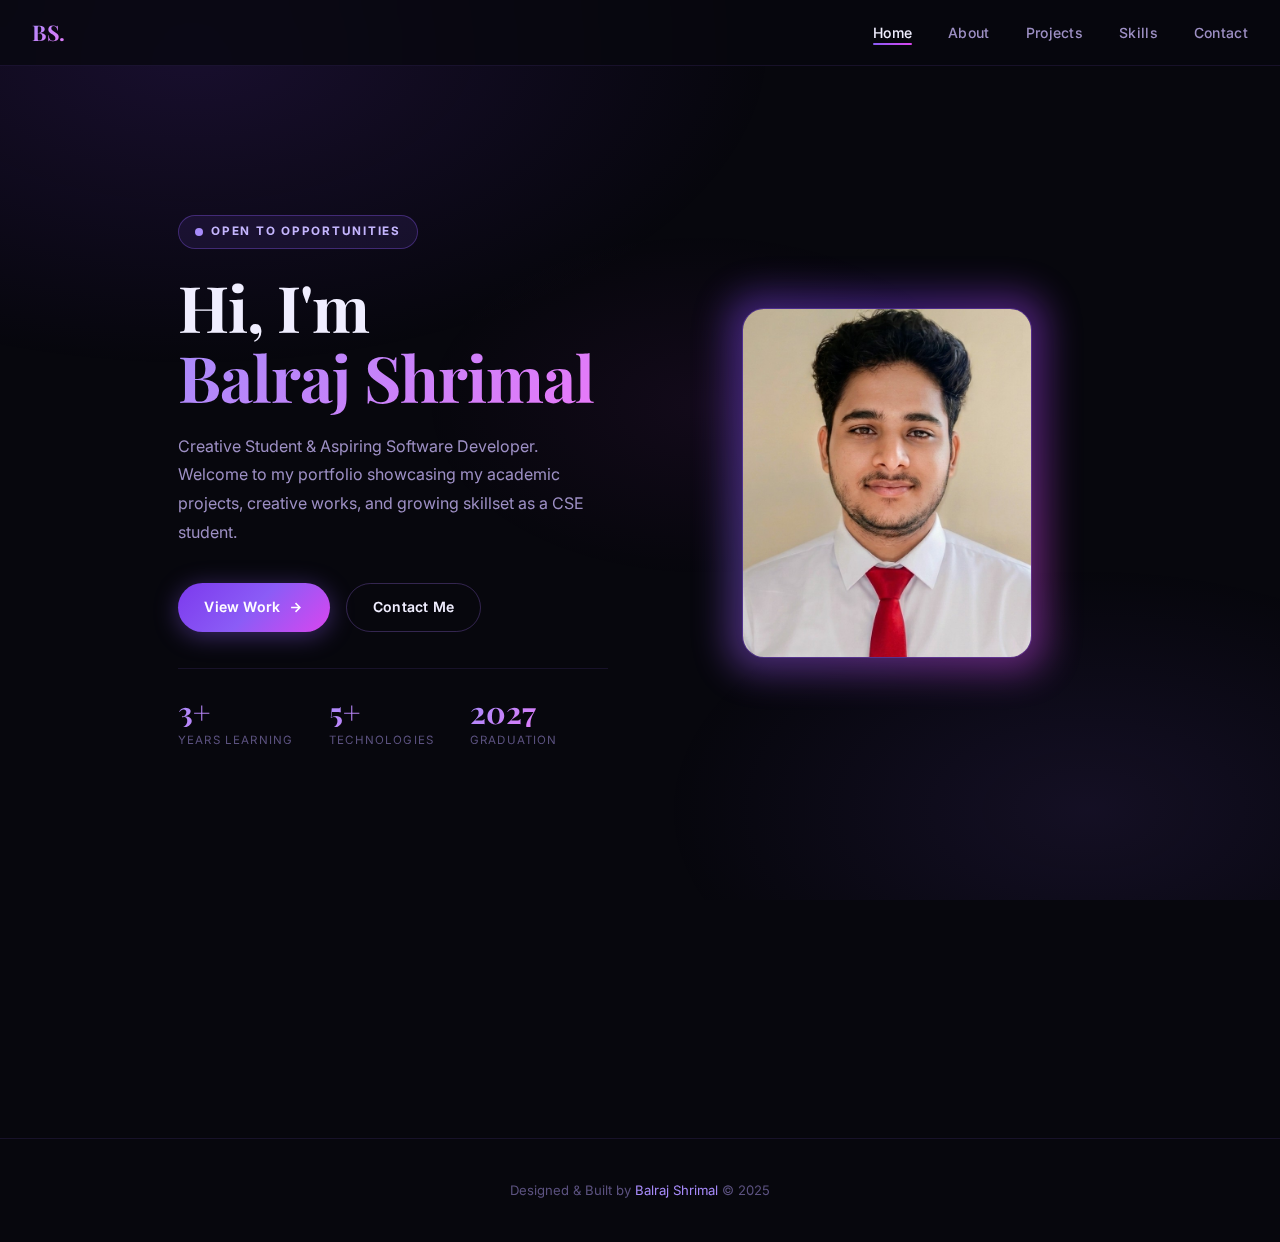
<file: index.html>
<!DOCTYPE html>
<html lang="en">
<head>
  <meta charset="UTF-8" />
  <meta name="viewport" content="width=device-width, initial-scale=1.0" />
  <meta name="description" content="Balraj Shrimal — CSE Student & Aspiring Software Developer Portfolio." />
  <title>Balraj Shrimal — Portfolio</title>
  <link rel="stylesheet" href="style.css" />
</head>
<body>

  <nav id="navbar">
    <a href="index.html" class="nav-logo">BS<span style="color:var(--pink)">.</span></a>
    <ul class="nav-links">
      <li><a href="index.html"     class="nav-link active">Home</a></li>
      <li><a href="about.html"    class="nav-link">About</a></li>
      <li><a href="projects.html" class="nav-link">Projects</a></li>
      <li><a href="skills.html"   class="nav-link">Skills</a></li>
      <li><a href="contact.html"  class="nav-link">Contact</a></li>
    </ul>
    <button class="nav-toggle" id="navToggle" aria-label="Toggle menu">
      <svg width="20" height="20" viewBox="0 0 24 24" fill="none" stroke="currentColor" stroke-width="2"><path d="M4 6h16M4 12h16M4 18h16"/></svg>
    </button>
  </nav>
  <div class="nav-mobile" id="navMobile">
    <a href="index.html"     class="nav-link active">Home</a>
    <a href="about.html"    class="nav-link">About</a>
    <a href="projects.html" class="nav-link">Projects</a>
    <a href="skills.html"   class="nav-link">Skills</a>
    <a href="contact.html"  class="nav-link">Contact</a>
  </div>

  <div class="page-wrapper">
    <section class="section hero">
      <div class="container">
        <div class="hero-content">

          <!-- LEFT -->
          <div class="fade-in">
            <div class="hero-badge">
              <svg width="8" height="8"><circle cx="4" cy="4" r="4" fill="var(--purple-l)"/></svg>
              Open to Opportunities
            </div>

            <h1 class="hero-title">
              Hi, I'm<br/><span class="grad-text">Balraj Shrimal</span>
            </h1>

            <p class="hero-subtitle">
              Creative Student &amp; Aspiring Software Developer. Welcome to my portfolio showcasing
              my academic projects, creative works, and growing skillset as a CSE student.
            </p>

            <div class="hero-cta">
              <a href="projects.html" class="btn btn-primary">
                View Work
                <svg width="15" height="15" viewBox="0 0 24 24" fill="none" stroke="currentColor" stroke-width="2.5"><path d="M5 12h14M12 5l7 7-7 7"/></svg>
              </a>
              <a href="contact.html" class="btn btn-outline">Contact Me</a>
            </div>

            <div class="hero-stats">
              <div>
                <div class="stat-number">3+</div>
                <div class="stat-label">Years Learning</div>
              </div>
              <div>
                <div class="stat-number">5+</div>
                <div class="stat-label">Technologies</div>
              </div>
              <div>
                <div class="stat-number">2027</div>
                <div class="stat-label">Graduation</div>
              </div>
            </div>
          </div>

          <!-- RIGHT -->
          <div class="hero-image-wrap fade-in" style="transition-delay:0.15s">
            <div class="hero-image-ring floating">
              <img src="pp.jpg" alt="Balraj Shrimal" />
            </div>
          </div>

        </div>
      </div>
    </section>

    <!-- Quick highlights -->
    <section class="section" style="padding-top:0">
      <div class="container">
        <div style="display:grid;grid-template-columns:repeat(auto-fit,minmax(230px,1fr));gap:1.2rem;">
          <div class="glass-card fade-in" style="padding:1.6rem;display:flex;align-items:center;gap:1rem;">
            <div style="font-size:1.75rem">💡</div>
            <div>
              <div style="font-weight:700;font-size:0.93rem;margin-bottom:3px;">Problem Solver</div>
              <div style="font-size:0.8rem;color:var(--text-muted);">DSA &amp; Logic Building</div>
            </div>
          </div>
          <div class="glass-card fade-in" style="padding:1.6rem;display:flex;align-items:center;gap:1rem;transition-delay:0.1s">
            <div style="font-size:1.75rem">🛠️</div>
            <div>
              <div style="font-weight:700;font-size:0.93rem;margin-bottom:3px;">Developer</div>
              <div style="font-size:0.8rem;color:var(--text-muted);">HTML, CSS, JS, Java</div>
            </div>
          </div>
          <div class="glass-card fade-in" style="padding:1.6rem;display:flex;align-items:center;gap:1rem;transition-delay:0.2s">
            <div style="font-size:1.75rem">🎓</div>
            <div>
              <div style="font-weight:700;font-size:0.93rem;margin-bottom:3px;">CSE Student</div>
              <div style="font-size:0.8rem;color:var(--text-muted);">N.K. Orchid College, Solapur</div>
            </div>
          </div>
          <div class="glass-card fade-in" style="padding:1.6rem;display:flex;align-items:center;gap:1rem;transition-delay:0.3s">
            <div style="font-size:1.75rem">📈</div>
            <div>
              <div style="font-weight:700;font-size:0.93rem;margin-bottom:3px;">Active on LeetCode</div>
              <div style="font-size:0.8rem;color:var(--text-muted);">Consistent daily practice</div>
            </div>
          </div>
        </div>
      </div>
    </section>

    <footer>
      <p>Designed &amp; Built by <span>Balraj Shrimal</span> &copy; 2025</p>
    </footer>
  </div>

  <button id="scrollTop" aria-label="Scroll to top">
    <svg width="18" height="18" viewBox="0 0 24 24" fill="none" stroke="currentColor" stroke-width="2.5"><path d="M12 19V5M5 12l7-7 7 7"/></svg>
  </button>

  <script>
    document.getElementById('navToggle').addEventListener('click', () =>
      document.getElementById('navMobile').classList.toggle('open'));

    const topBtn = document.getElementById('scrollTop');
    window.addEventListener('scroll', () => topBtn.classList.toggle('show', window.scrollY > 300));
    topBtn.addEventListener('click', () => window.scrollTo({ top:0, behavior:'smooth' }));

    const obs = new IntersectionObserver(es => es.forEach(e => { if(e.isIntersecting) e.target.classList.add('visible'); }), { threshold:0.12 });
    document.querySelectorAll('.fade-in').forEach(el => obs.observe(el));
  </script>
</body>
</html>
</file>
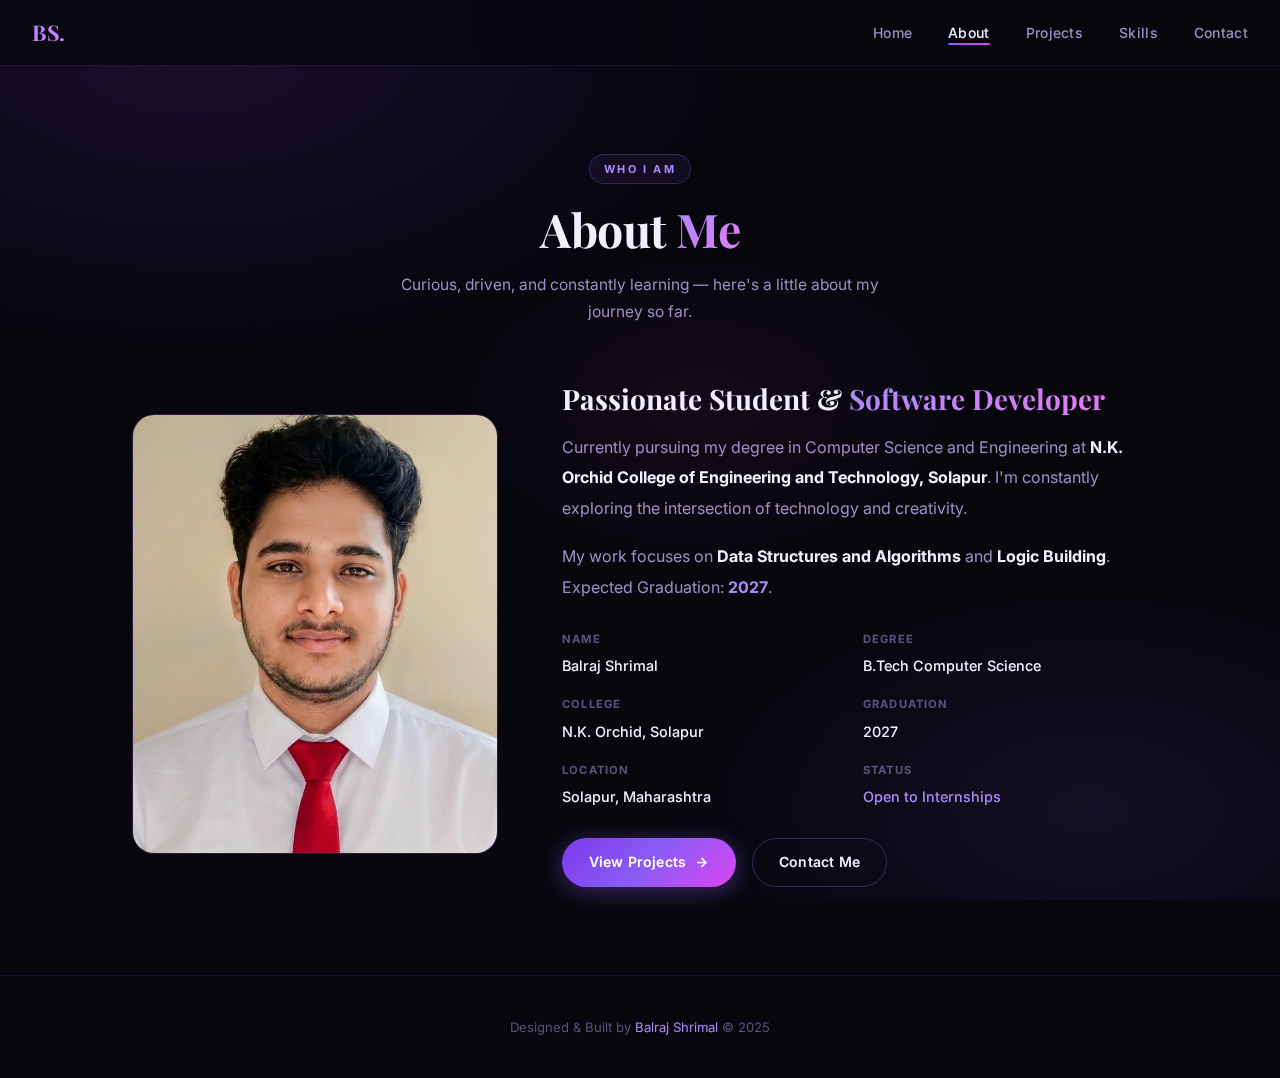
<file: about.html>
<!DOCTYPE html>
<html lang="en">
<head>
  <meta charset="UTF-8" />
  <meta name="viewport" content="width=device-width, initial-scale=1.0" />
  <meta name="description" content="About Balraj Shrimal — CSE student at N.K. Orchid College, Solapur." />
  <title>About — Balraj Shrimal</title>
  <link rel="stylesheet" href="style.css" />
</head>
<body>

  <nav id="navbar">
    <a href="index.html" class="nav-logo">BS<span style="color:var(--pink)">.</span></a>
    <ul class="nav-links">
      <li><a href="index.html"     class="nav-link">Home</a></li>
      <li><a href="about.html"    class="nav-link active">About</a></li>
      <li><a href="projects.html" class="nav-link">Projects</a></li>
      <li><a href="skills.html"   class="nav-link">Skills</a></li>
      <li><a href="contact.html"  class="nav-link">Contact</a></li>
    </ul>
    <button class="nav-toggle" id="navToggle" aria-label="Toggle menu">
      <svg width="20" height="20" viewBox="0 0 24 24" fill="none" stroke="currentColor" stroke-width="2"><path d="M4 6h16M4 12h16M4 18h16"/></svg>
    </button>
  </nav>
  <div class="nav-mobile" id="navMobile">
    <a href="index.html"     class="nav-link">Home</a>
    <a href="about.html"    class="nav-link active">About</a>
    <a href="projects.html" class="nav-link">Projects</a>
    <a href="skills.html"   class="nav-link">Skills</a>
    <a href="contact.html"  class="nav-link">Contact</a>
  </div>

  <div class="page-wrapper">
    <section class="section">
      <div class="container">

        <!-- Page header -->
        <div style="text-align:center;margin-bottom:3.5rem;" class="fade-in">
          <div class="section-label">Who I Am</div>
          <h1 class="section-title">About <span class="grad-text">Me</span></h1>
          <p class="section-subtitle" style="margin:0 auto;">
            Curious, driven, and constantly learning — here's a little about my journey so far.
          </p>
        </div>

        <!-- About grid -->
        <div class="about-grid fade-in">

          <!-- Image -->
          <div class="about-img-wrap">
            <img src="pp.jpg" alt="Balraj Shrimal" />
          
          </div>

          <!-- Text -->
          <div class="about-info">
            <h2 style="font-family:'Playfair Display',serif;font-size:1.75rem;font-weight:700;margin-bottom:1rem;line-height:1.25;">
              Passionate Student &amp; <span class="grad-text">Software Developer</span>
            </h2>

            <p>
              Currently pursuing my degree in Computer Science and Engineering at
              <strong style="color:var(--text)">N.K. Orchid College of Engineering and Technology, Solapur</strong>.
              I'm constantly exploring the intersection of technology and creativity.
            </p>
            <p>
              My work focuses on <strong style="color:var(--text)">Data Structures and Algorithms</strong> and
              <strong style="color:var(--text)">Logic Building</strong>. Expected Graduation: <strong style="color:var(--purple-l)">2027</strong>.
            </p>

            <div class="info-grid">
              <div class="info-item">
                <label>Name</label>
                <span>Balraj Shrimal</span>
              </div>
              <div class="info-item">
                <label>Degree</label>
                <span>B.Tech Computer Science</span>
              </div>
              <div class="info-item">
                <label>College</label>
                <span>N.K. Orchid, Solapur</span>
              </div>
              <div class="info-item">
                <label>Graduation</label>
                <span>2027</span>
              </div>
              <div class="info-item">
                <label>Location</label>
                <span>Solapur, Maharashtra</span>
              </div>
              <div class="info-item">
                <label>Status</label>
                <span style="color:var(--purple-l)">Open to Internships</span>
              </div>
            </div>

            <div style="display:flex;gap:1rem;flex-wrap:wrap;">
              <a href="projects.html" class="btn btn-primary">
                View Projects
                <svg width="15" height="15" viewBox="0 0 24 24" fill="none" stroke="currentColor" stroke-width="2.5"><path d="M5 12h14M12 5l7 7-7 7"/></svg>
              </a>
              <a href="contact.html" class="btn btn-outline">Contact Me</a>
            </div>
          </div>
        </div>

      </div>
    </section>

    <footer>
      <p>Designed &amp; Built by <span>Balraj Shrimal</span> &copy; 2025</p>
    </footer>
  </div>

  <button id="scrollTop" aria-label="Scroll to top">
    <svg width="18" height="18" viewBox="0 0 24 24" fill="none" stroke="currentColor" stroke-width="2.5"><path d="M12 19V5M5 12l7-7 7 7"/></svg>
  </button>

  <script>
    document.getElementById('navToggle').addEventListener('click', () =>
      document.getElementById('navMobile').classList.toggle('open'));

    const topBtn = document.getElementById('scrollTop');
    window.addEventListener('scroll', () => topBtn.classList.toggle('show', window.scrollY > 300));
    topBtn.addEventListener('click', () => window.scrollTo({ top:0, behavior:'smooth' }));

    const obs = new IntersectionObserver(es => es.forEach(e => { if(e.isIntersecting) e.target.classList.add('visible'); }), { threshold:0.1 });
    document.querySelectorAll('.fade-in').forEach(el => obs.observe(el));
  </script>
</body>
</html>
</file>
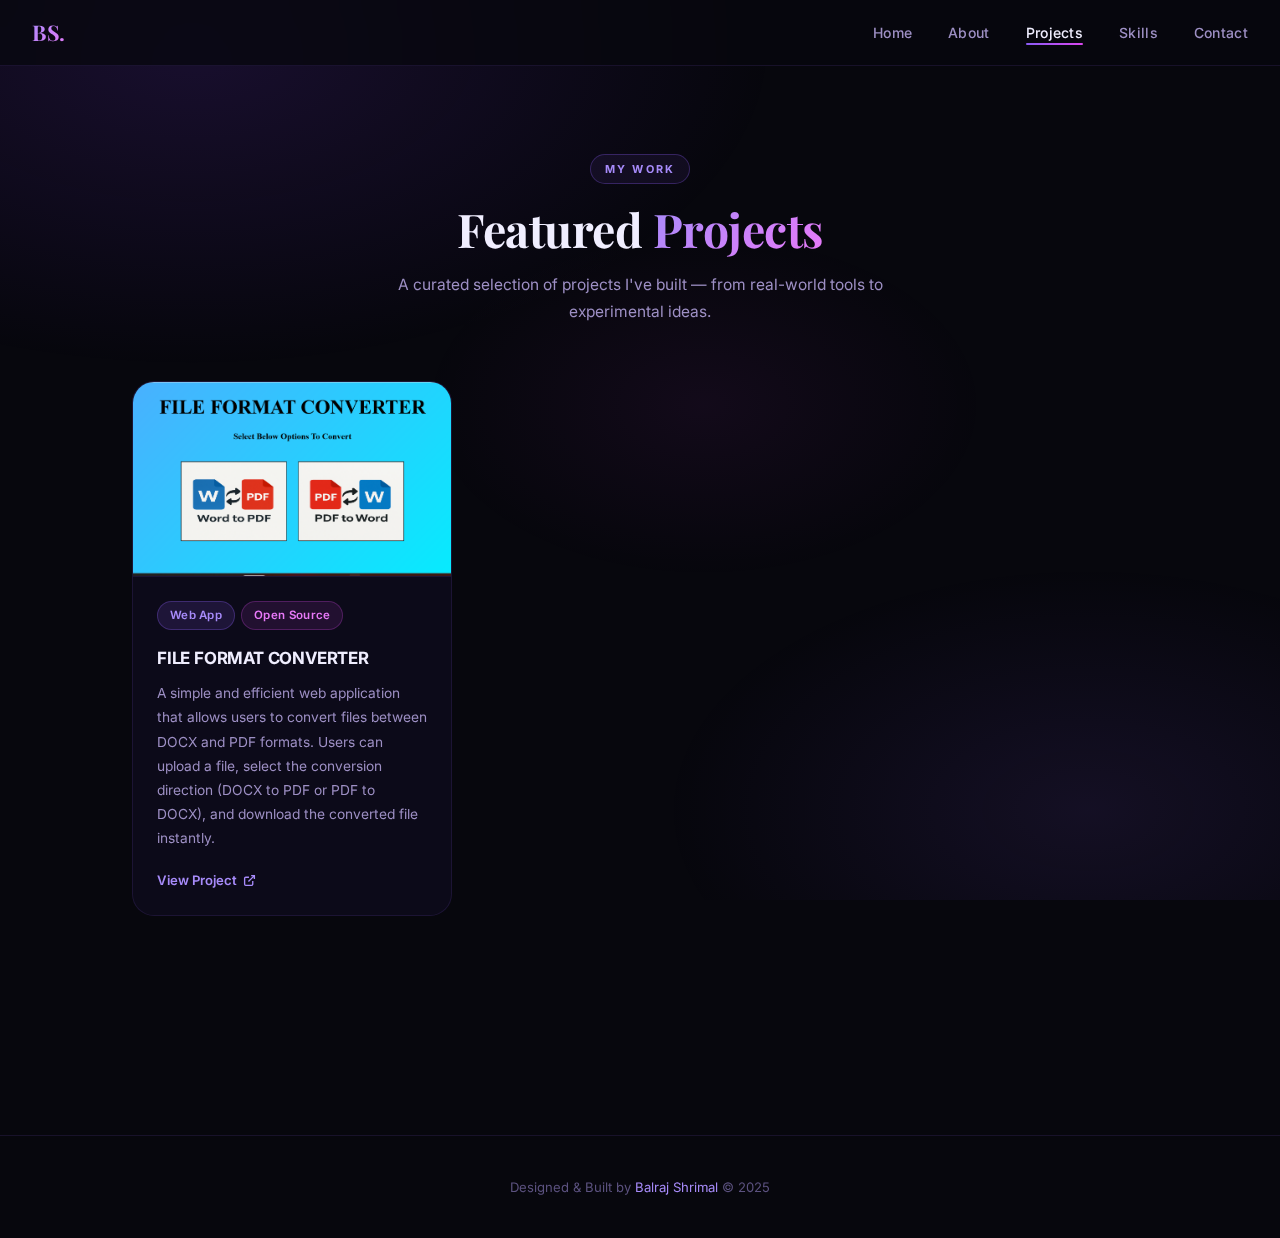
<file: projects.html>
<!DOCTYPE html>
<html lang="en">
<head>
  <meta charset="UTF-8" />
  <meta name="viewport" content="width=device-width, initial-scale=1.0" />
  <meta name="description" content="Projects by Balraj Shrimal — File Format Converter web app." />
  <title>Projects — Balraj Shrimal</title>
  <link rel="stylesheet" href="style.css" />
</head>
<body>

  <nav id="navbar">
    <a href="index.html" class="nav-logo">BS<span style="color:var(--pink)">.</span></a>
    <ul class="nav-links">
      <li><a href="index.html"     class="nav-link">Home</a></li>
      <li><a href="about.html"    class="nav-link">About</a></li>
      <li><a href="projects.html" class="nav-link active">Projects</a></li>
      <li><a href="skills.html"   class="nav-link">Skills</a></li>
      <li><a href="contact.html"  class="nav-link">Contact</a></li>
    </ul>
    <button class="nav-toggle" id="navToggle" aria-label="Toggle menu">
      <svg width="20" height="20" viewBox="0 0 24 24" fill="none" stroke="currentColor" stroke-width="2"><path d="M4 6h16M4 12h16M4 18h16"/></svg>
    </button>
  </nav>
  <div class="nav-mobile" id="navMobile">
    <a href="index.html"     class="nav-link">Home</a>
    <a href="about.html"    class="nav-link">About</a>
    <a href="projects.html" class="nav-link active">Projects</a>
    <a href="skills.html"   class="nav-link">Skills</a>
    <a href="contact.html"  class="nav-link">Contact</a>
  </div>

  <div class="page-wrapper">
    <section class="section">
      <div class="container">

        <!-- Header -->
        <div style="text-align:center;margin-bottom:3.5rem;" class="fade-in">
          <div class="section-label">My Work</div>
          <h1 class="section-title">Featured <span class="grad-text">Projects</span></h1>
          <p class="section-subtitle" style="margin:0 auto;">
            A curated selection of projects I've built — from real-world tools to experimental ideas.
          </p>
        </div>

        <!-- Projects Grid -->
        <div class="projects-grid">

          <!-- File Format Converter -->
          <div class="project-card fade-in">
            <img src="FFC.png" alt="File Format Converter" />
            <div class="project-body">
              <div class="project-tags">
                <span class="badge badge-purple">Web App</span>
                <span class="badge badge-pink">Open Source</span>
              </div>
              <h3>FILE FORMAT CONVERTER</h3>
              <p>
                A simple and efficient web application that allows users to convert files between
                DOCX and PDF formats. Users can upload a file, select the conversion direction
                (DOCX to PDF or PDF to DOCX), and download the converted file instantly.
              </p>
              <a href="https://balraj-shrimal.github.io/convrter-app/" target="_blank" rel="noopener" class="project-link">
                View Project
                <svg width="13" height="13" viewBox="0 0 24 24" fill="none" stroke="currentColor" stroke-width="2.5">
                  <path d="M18 13v6a2 2 0 01-2 2H5a2 2 0 01-2-2V8a2 2 0 012-2h6"/>
                  <path d="M15 3h6v6M10 14L21 3"/>
                </svg>
              </a>
            </div>
          </div>

        </div>

        <!-- More coming -->
        <div class="fade-in" style="text-align:center;margin-top:3rem;padding:1.75rem;border:1px dashed rgba(139,92,246,0.25);border-radius:var(--radius-lg);color:var(--text-muted);">
          <p style="font-size:0.9rem;">
            More projects coming soon.
            <a href="https://github.com/balraj-shrimal" target="_blank" style="color:var(--purple-l);font-weight:600;margin-left:6px;">Follow on GitHub →</a>
          </p>
        </div>

      </div>
    </section>

    <footer>
      <p>Designed &amp; Built by <span>Balraj Shrimal</span> &copy; 2025</p>
    </footer>
  </div>

  <button id="scrollTop" aria-label="Scroll to top">
    <svg width="18" height="18" viewBox="0 0 24 24" fill="none" stroke="currentColor" stroke-width="2.5"><path d="M12 19V5M5 12l7-7 7 7"/></svg>
  </button>

  <script>
    document.getElementById('navToggle').addEventListener('click', () =>
      document.getElementById('navMobile').classList.toggle('open'));

    const topBtn = document.getElementById('scrollTop');
    window.addEventListener('scroll', () => topBtn.classList.toggle('show', window.scrollY > 300));
    topBtn.addEventListener('click', () => window.scrollTo({ top:0, behavior:'smooth' }));

    const obs = new IntersectionObserver(es => es.forEach(e => { if(e.isIntersecting) e.target.classList.add('visible'); }), { threshold:0.1 });
    document.querySelectorAll('.fade-in').forEach(el => obs.observe(el));
  </script>
</body>
</html>
</file>
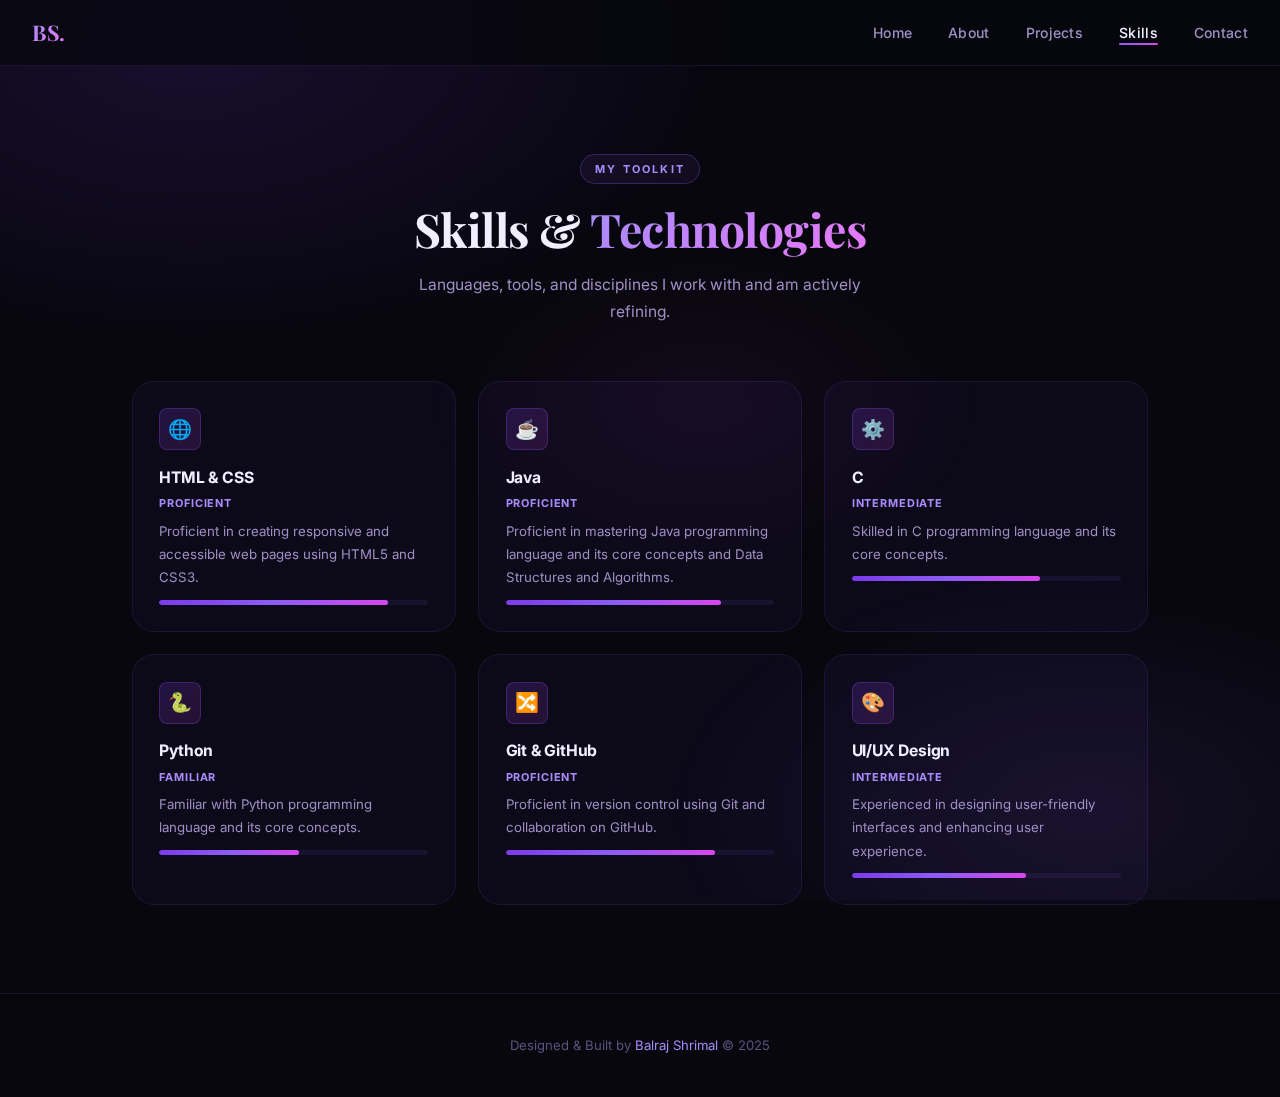
<file: skills.html>
<!DOCTYPE html>
<html lang="en">
<head>
  <meta charset="UTF-8" />
  <meta name="viewport" content="width=device-width, initial-scale=1.0" />
  <meta name="description" content="Skills of Balraj Shrimal — HTML, CSS, Java, C, Python, Git, UI/UX." />
  <title>Skills — Balraj Shrimal</title>
  <link rel="stylesheet" href="style.css" />
</head>
<body>

  <nav id="navbar">
    <a href="index.html" class="nav-logo">BS<span style="color:var(--pink)">.</span></a>
    <ul class="nav-links">
      <li><a href="index.html"     class="nav-link">Home</a></li>
      <li><a href="about.html"    class="nav-link">About</a></li>
      <li><a href="projects.html" class="nav-link">Projects</a></li>
      <li><a href="skills.html"   class="nav-link active">Skills</a></li>
      <li><a href="contact.html"  class="nav-link">Contact</a></li>
    </ul>
    <button class="nav-toggle" id="navToggle" aria-label="Toggle menu">
      <svg width="20" height="20" viewBox="0 0 24 24" fill="none" stroke="currentColor" stroke-width="2"><path d="M4 6h16M4 12h16M4 18h16"/></svg>
    </button>
  </nav>
  <div class="nav-mobile" id="navMobile">
    <a href="index.html"     class="nav-link">Home</a>
    <a href="about.html"    class="nav-link">About</a>
    <a href="projects.html" class="nav-link">Projects</a>
    <a href="skills.html"   class="nav-link active">Skills</a>
    <a href="contact.html"  class="nav-link">Contact</a>
  </div>

  <div class="page-wrapper">
    <section class="section">
      <div class="container">

        <!-- Header -->
        <div style="text-align:center;margin-bottom:3.5rem;" class="fade-in">
          <div class="section-label">My Toolkit</div>
          <h1 class="section-title">Skills &amp; <span class="grad-text">Technologies</span></h1>
          <p class="section-subtitle" style="margin:0 auto;">
            Languages, tools, and disciplines I work with and am actively refining.
          </p>
        </div>

        <!-- Skills grid — original 6 skills only -->
        <div class="skills-grid">

          <div class="skill-card fade-in">
            <div class="skill-icon">🌐</div>
            <h3>HTML &amp; CSS</h3>
            <div class="skill-level">Proficient</div>
            <p>Proficient in creating responsive and accessible web pages using HTML5 and CSS3.</p>
            <div class="skill-bar-track"><div class="skill-bar-fill" data-width="85"></div></div>
          </div>

          <div class="skill-card fade-in" style="transition-delay:0.06s">
            <div class="skill-icon">☕</div>
            <h3>Java</h3>
            <div class="skill-level">Proficient</div>
            <p>Proficient in mastering Java programming language and its core concepts and Data Structures and Algorithms.</p>
            <div class="skill-bar-track"><div class="skill-bar-fill" data-width="80"></div></div>
          </div>

          <div class="skill-card fade-in" style="transition-delay:0.12s">
            <div class="skill-icon">⚙️</div>
            <h3>C</h3>
            <div class="skill-level">Intermediate</div>
            <p>Skilled in C programming language and its core concepts.</p>
            <div class="skill-bar-track"><div class="skill-bar-fill" data-width="70"></div></div>
          </div>

          <div class="skill-card fade-in" style="transition-delay:0.18s">
            <div class="skill-icon">🐍</div>
            <h3>Python</h3>
            <div class="skill-level">Familiar</div>
            <p>Familiar with Python programming language and its core concepts.</p>
            <div class="skill-bar-track"><div class="skill-bar-fill" data-width="52"></div></div>
          </div>

          <div class="skill-card fade-in" style="transition-delay:0.24s">
            <div class="skill-icon">🔀</div>
            <h3>Git &amp; GitHub</h3>
            <div class="skill-level">Proficient</div>
            <p>Proficient in version control using Git and collaboration on GitHub.</p>
            <div class="skill-bar-track"><div class="skill-bar-fill" data-width="78"></div></div>
          </div>

          <div class="skill-card fade-in" style="transition-delay:0.30s">
            <div class="skill-icon">🎨</div>
            <h3>UI/UX Design</h3>
            <div class="skill-level">Intermediate</div>
            <p>Experienced in designing user-friendly interfaces and enhancing user experience.</p>
            <div class="skill-bar-track"><div class="skill-bar-fill" data-width="65"></div></div>
          </div>

        </div>

      </div>
    </section>

    <footer>
      <p>Designed &amp; Built by <span>Balraj Shrimal</span> &copy; 2025</p>
    </footer>
  </div>

  <button id="scrollTop" aria-label="Scroll to top">
    <svg width="18" height="18" viewBox="0 0 24 24" fill="none" stroke="currentColor" stroke-width="2.5"><path d="M12 19V5M5 12l7-7 7 7"/></svg>
  </button>

  <script>
    document.getElementById('navToggle').addEventListener('click', () =>
      document.getElementById('navMobile').classList.toggle('open'));

    const topBtn = document.getElementById('scrollTop');
    window.addEventListener('scroll', () => topBtn.classList.toggle('show', window.scrollY > 300));
    topBtn.addEventListener('click', () => window.scrollTo({ top:0, behavior:'smooth' }));

    const obs = new IntersectionObserver(es => es.forEach(e => {
      if (e.isIntersecting) {
        e.target.classList.add('visible');
        e.target.querySelectorAll('.skill-bar-fill').forEach(b => { b.style.width = b.dataset.width + '%'; });
      }
    }), { threshold:0.12 });
    document.querySelectorAll('.fade-in').forEach(el => obs.observe(el));
  </script>
</body>
</html>
</file>
<file: style.css>
/* ─────────────────────────────────────────────
   PORTFOLIO — Black & Purple Premium Theme
   Balraj Shrimal
───────────────────────────────────────────── */

@import url('https://fonts.googleapis.com/css2?family=Inter:wght@300;400;500;600;700;800&family=Playfair+Display:wght@600;700&display=swap');

/* ── Variables ── */
:root {
  --bg:          #07070d;
  --bg2:         #0d0d18;
  --bg3:         #12121f;
  --surface:     rgba(120,80,255,0.05);
  --surface-h:   rgba(120,80,255,0.10);
  --border:      rgba(150,100,255,0.12);
  --border-h:    rgba(170,120,255,0.28);

  --purple:      #8b5cf6;
  --purple-l:    #a78bfa;
  --purple-ll:   #c4b5fd;
  --purple-d:    #6d28d9;
  --violet:      #7c3aed;
  --pink:        #d946ef;
  --pink-l:      #e879f9;
  --indigo:      #6366f1;

  --text:        #f0eeff;
  --text-muted:  #9d8fc4;
  --text-dim:    #5c5280;

  --radius-sm:   8px;
  --radius:      14px;
  --radius-lg:   22px;

  --glow:        0 0 50px rgba(139,92,246,0.22);
  --shadow-card: 0 8px 36px rgba(0,0,0,0.55);
  --transition:  all 0.35s cubic-bezier(0.4,0,0.2,1);
}

/* ── Reset ── */
*, *::before, *::after { margin:0; padding:0; box-sizing:border-box; }
html  { scroll-behavior:smooth; }
body  {
  font-family:'Inter', sans-serif;
  background-color:var(--bg);
  color:var(--text);
  overflow-x:hidden;
  line-height:1.7;
  -webkit-font-smoothing:antialiased;
}
a   { text-decoration:none; color:inherit; }
img { display:block; max-width:100%; }

/* ── Ambient background glow ── */
body::before {
  content:'';
  position:fixed; inset:0;
  background:
    radial-gradient(ellipse 70% 55% at 15%  5%,  rgba(124,58,237,0.15) 0%, transparent 65%),
    radial-gradient(ellipse 55% 45% at 85% 90%,  rgba(139,92,246,0.10) 0%, transparent 60%),
    radial-gradient(ellipse 40% 35% at 55% 45%,  rgba(217,70,239,0.06) 0%, transparent 55%);
  pointer-events:none;
  z-index:0;
}

/* ─────────────────────────────────────────────
   NAVBAR
───────────────────────────────────────────── */
nav {
  position:fixed; top:0; left:0; right:0; z-index:100;
  padding:0 2rem; height:66px;
  display:flex; align-items:center; justify-content:space-between;
  background:rgba(7,7,13,0.75);
  backdrop-filter:blur(22px);
  -webkit-backdrop-filter:blur(22px);
  border-bottom:1px solid var(--border);
  transition:var(--transition);
}

.nav-logo {
  font-family:'Playfair Display', serif;
  font-size:1.35rem; font-weight:700;
  letter-spacing:-0.5px;
  background:linear-gradient(135deg, var(--purple-l), var(--pink-l));
  -webkit-background-clip:text; -webkit-text-fill-color:transparent; background-clip:text;
}

.nav-links { display:flex; gap:2.25rem; list-style:none; }

.nav-link {
  font-size:0.875rem; font-weight:500; color:var(--text-muted);
  letter-spacing:0.3px; position:relative; padding-bottom:2px;
  transition:color 0.25s ease;
}
.nav-link::after {
  content:''; position:absolute; bottom:-2px; left:0;
  width:0; height:2px;
  background:linear-gradient(90deg, var(--purple), var(--pink));
  border-radius:2px; transition:width 0.3s ease;
}
.nav-link:hover, .nav-link.active { color:var(--text); }
.nav-link:hover::after, .nav-link.active::after { width:100%; }

.nav-toggle {
  display:none; background:none;
  border:1px solid var(--border); border-radius:var(--radius-sm);
  padding:6px 10px; cursor:pointer; color:var(--text-muted);
  transition:var(--transition);
}
.nav-toggle:hover { border-color:var(--border-h); color:var(--text); }

.nav-mobile {
  display:none; flex-direction:column; gap:0;
  position:fixed; top:66px; left:0; right:0; z-index:99;
  background:rgba(7,7,13,0.97);
  backdrop-filter:blur(20px);
  border-bottom:1px solid var(--border);
  padding:1rem 2rem 1.5rem;
}
.nav-mobile.open  { display:flex; }
.nav-mobile .nav-link { padding:0.75rem 0; font-size:1rem; border-bottom:1px solid var(--border); }
.nav-mobile .nav-link:last-child { border-bottom:none; }

/* ─────────────────────────────────────────────
   LAYOUT UTILITIES
───────────────────────────────────────────── */
.page-wrapper { position:relative; z-index:1; padding-top:66px; }
.container    { max-width:1080px; margin:0 auto; padding:0 2rem; }
.section      { padding:5.5rem 0; }

.section-label {
  display:inline-block;
  font-size:0.68rem; font-weight:700; letter-spacing:0.2em;
  text-transform:uppercase; color:var(--purple-l);
  border:1px solid rgba(139,92,246,0.3);
  background:rgba(139,92,246,0.08);
  padding:5px 14px; border-radius:999px; margin-bottom:1.1rem;
}

.section-title {
  font-family:'Playfair Display', serif;
  font-size:clamp(1.9rem, 5vw, 2.9rem);
  font-weight:700; line-height:1.2; letter-spacing:-0.5px; margin-bottom:0.9rem;
  color:var(--text);
}

.section-subtitle { font-size:0.97rem; color:var(--text-muted); max-width:500px; }

/* gradient text */
.grad-text {
  background:linear-gradient(135deg, var(--purple-l) 0%, var(--pink-l) 100%);
  -webkit-background-clip:text; -webkit-text-fill-color:transparent; background-clip:text;
}

/* glass card */
.glass-card {
  background:var(--surface);
  border:1px solid var(--border);
  border-radius:var(--radius-lg);
  backdrop-filter:blur(10px);
  transition:var(--transition); overflow:hidden;
}
.glass-card:hover {
  background:var(--surface-h); border-color:var(--border-h);
  transform:translateY(-4px); box-shadow:var(--shadow-card);
}

/* buttons */
.btn {
  display:inline-flex; align-items:center; gap:8px;
  font-family:'Inter', sans-serif; font-size:0.875rem; font-weight:600;
  padding:0.72rem 1.65rem; border-radius:999px;
  cursor:pointer; transition:var(--transition);
  letter-spacing:0.2px; border:none;
}
.btn-primary {
  background:linear-gradient(135deg, var(--violet) 0%, var(--purple) 50%, var(--pink) 100%);
  color:#fff; box-shadow:0 4px 24px rgba(139,92,246,0.4);
}
.btn-primary:hover { transform:translateY(-2px); box-shadow:0 8px 32px rgba(139,92,246,0.55); }

.btn-outline {
  background:transparent; color:var(--text);
  border:1px solid var(--border-h);
}
.btn-outline:hover {
  background:var(--surface-h); border-color:var(--purple);
  color:var(--purple-l); transform:translateY(-2px);
}

/* badge */
.badge {
  display:inline-block; font-size:0.72rem; font-weight:600;
  padding:4px 12px; border-radius:999px; letter-spacing:0.3px;
}
.badge-purple {
  background:rgba(139,92,246,0.14); color:var(--purple-l);
  border:1px solid rgba(139,92,246,0.3);
}
.badge-pink {
  background:rgba(217,70,239,0.11); color:var(--pink-l);
  border:1px solid rgba(217,70,239,0.25);
}

/* divider */
.divider {
  height:1px;
  background:linear-gradient(90deg, transparent, rgba(139,92,246,0.25), transparent);
  margin:3.5rem 0;
}

/* ─────────────────────────────────────────────
   ANIMATIONS
───────────────────────────────────────────── */
@keyframes float {
  0%,100% { transform:translateY(0); }
  50%      { transform:translateY(-16px); }
}
.floating { animation:float 5s ease-in-out infinite; }

.fade-in {
  opacity:0; transform:translateY(28px);
  transition:opacity 0.65s ease, transform 0.65s ease;
}
.fade-in.visible { opacity:1; transform:translateY(0); }

/* spinning ring */
@keyframes spin { to { transform:rotate(360deg); } }

/* ─────────────────────────────────────────────
   SKILL BARS
───────────────────────────────────────────── */
.skill-bar-track {
  height:5px; background:rgba(139,92,246,0.1);
  border-radius:5px; overflow:hidden; margin-top:10px;
}
.skill-bar-fill {
  height:100%; border-radius:5px; width:0;
  background:linear-gradient(90deg, var(--violet), var(--purple), var(--pink));
  transition:width 1.2s cubic-bezier(0.4,0,0.2,1);
}

/* ─────────────────────────────────────────────
   SCROLL-TO-TOP
───────────────────────────────────────────── */
#scrollTop {
  position:fixed; bottom:2rem; right:2rem;
  width:44px; height:44px; border-radius:50%;
  background:linear-gradient(135deg, var(--violet), var(--pink));
  color:#fff; border:none; cursor:pointer;
  display:flex; align-items:center; justify-content:center;
  box-shadow:0 4px 20px rgba(139,92,246,0.45);
  opacity:0; pointer-events:none;
  transition:var(--transition); z-index:200;
}
#scrollTop.show  { opacity:1; pointer-events:auto; }
#scrollTop:hover { transform:translateY(-3px); }

/* ─────────────────────────────────────────────
   HERO
───────────────────────────────────────────── */
.hero { min-height:calc(100vh - 66px); display:flex; align-items:center; }

.hero-content {
  display:grid; grid-template-columns:1fr 1fr;
  gap:4rem; align-items:center;
}

.hero-badge {
  display:inline-flex; align-items:center; gap:8px;
  font-size:0.73rem; font-weight:700; letter-spacing:0.15em;
  text-transform:uppercase; color:var(--purple-ll);
  border:1px solid rgba(139,92,246,0.35);
  background:rgba(139,92,246,0.10);
  padding:6px 16px; border-radius:999px; margin-bottom:1.4rem;
}

.hero-title {
  font-family:'Playfair Display', serif;
  font-size:clamp(2.4rem, 6vw, 4rem);
  font-weight:700; line-height:1.1; letter-spacing:-1px; margin-bottom:1.2rem;
}

.hero-subtitle {
  font-size:1rem; color:var(--text-muted);
  margin-bottom:2.25rem; max-width:430px; line-height:1.8;
}

.hero-cta { display:flex; gap:1rem; flex-wrap:wrap; }

/* profile image */
.hero-image-wrap { display:flex; justify-content:center; }
.hero-image-ring { position:relative; width:290px; height:350px; }
.hero-image-ring::before {
  content:''; position:absolute; inset:-14px; border-radius:28px;
  background:conic-gradient(from 0deg, var(--violet), var(--pink), var(--purple), var(--violet));
  opacity:0.45; filter:blur(18px);
  animation:spin 9s linear infinite;
}
.hero-image-ring img {
  position:relative; width:100%; height:100%;
  object-fit:cover; border-radius:var(--radius-lg);
  border:1px solid rgba(139,92,246,0.3);
}

/* stats */
.hero-stats {
  display:flex; gap:2.25rem; margin-top:2.25rem;
  padding-top:1.75rem; border-top:1px solid var(--border);
}
.stat-number {
  font-family:'Playfair Display', serif; font-size:1.9rem; font-weight:700; line-height:1;
  background:linear-gradient(135deg, var(--purple-l), var(--pink-l));
  -webkit-background-clip:text; -webkit-text-fill-color:transparent; background-clip:text;
}
.stat-label {
  font-size:0.72rem; color:var(--text-dim); margin-top:4px;
  text-transform:uppercase; letter-spacing:0.1em;
}

/* ─────────────────────────────────────────────
   ABOUT
───────────────────────────────────────────── */
.about-grid {
  display:grid; grid-template-columns:1fr 1.6fr;
  gap:4rem; align-items:center;
}
.about-img-wrap { position:relative; }
.about-img-wrap img {
  width:100%; height:440px; object-fit:cover;
  border-radius:var(--radius-lg); border:1px solid rgba(139,92,246,0.25);
}
.about-badge-box {
  position:absolute; bottom:-20px; right:-20px;
  background:linear-gradient(135deg, var(--violet), var(--pink));
  border-radius:var(--radius); padding:1rem 1.4rem;
  text-align:center; box-shadow:var(--glow);
}
.about-info p { color:var(--text-muted); margin-bottom:1.15rem; line-height:1.9; }

.info-grid { display:grid; grid-template-columns:1fr 1fr; gap:1rem; margin:1.75rem 0; }
.info-item label {
  font-size:0.7rem; font-weight:700; letter-spacing:0.1em;
  text-transform:uppercase; color:var(--text-dim); display:block; margin-bottom:3px;
}
.info-item span { font-size:0.9rem; color:var(--text); font-weight:500; }

/* ─────────────────────────────────────────────
   PROJECTS
───────────────────────────────────────────── */
.projects-grid {
  display:grid;
  grid-template-columns:repeat(auto-fill, minmax(310px,1fr));
  gap:1.75rem;
}
.project-card {
  border-radius:var(--radius-lg); overflow:hidden;
  background:var(--surface); border:1px solid var(--border);
  transition:var(--transition); display:flex; flex-direction:column;
}
.project-card:hover {
  border-color:var(--border-h); transform:translateY(-6px); box-shadow:var(--shadow-card);
}
.project-card img { width:100%; height:195px; object-fit:cover; border-bottom:1px solid var(--border); }
.project-body { padding:1.5rem; display:flex; flex-direction:column; flex:1; }
.project-tags { display:flex; flex-wrap:wrap; gap:6px; margin-bottom:0.85rem; }
.project-card h3 { font-size:1.05rem; font-weight:700; margin-bottom:0.55rem; letter-spacing:-0.2px; }
.project-card p  { font-size:0.86rem; color:var(--text-muted); line-height:1.75; flex:1; }
.project-link {
  display:inline-flex; align-items:center; gap:6px;
  font-size:0.82rem; font-weight:600; color:var(--purple-l);
  margin-top:1.2rem; transition:color 0.25s ease;
}
.project-link:hover { color:var(--pink-l); }

/* ─────────────────────────────────────────────
   SKILLS
───────────────────────────────────────────── */
.skills-grid {
  display:grid;
  grid-template-columns:repeat(auto-fill, minmax(290px,1fr));
  gap:1.4rem;
}
.skill-card {
  background:var(--surface); border:1px solid var(--border);
  border-radius:var(--radius-lg); padding:1.65rem;
  transition:var(--transition);
}
.skill-card:hover {
  background:var(--surface-h); border-color:var(--border-h); transform:translateY(-4px);
}
.skill-icon {
  width:42px; height:42px; border-radius:var(--radius-sm);
  background:linear-gradient(135deg, rgba(124,58,237,0.2), rgba(217,70,239,0.13));
  border:1px solid rgba(139,92,246,0.25);
  display:flex; align-items:center; justify-content:center;
  font-size:1.2rem; margin-bottom:0.9rem;
}
.skill-card h3   { font-size:0.98rem; font-weight:700; margin-bottom:3px; letter-spacing:-0.2px; }
.skill-level     { font-size:0.68rem; font-weight:700; color:var(--purple-l); letter-spacing:0.08em; text-transform:uppercase; margin-bottom:7px; }
.skill-card p    { font-size:0.83rem; color:var(--text-muted); line-height:1.75; }

/* ─────────────────────────────────────────────
   CONTACT
───────────────────────────────────────────── */
.contact-links { display:flex; flex-direction:column; gap:0.9rem; }

.contact-link-item {
  display:flex; align-items:center; gap:14px;
  padding:1rem 1.2rem;
  background:var(--surface); border:1px solid var(--border);
  border-radius:var(--radius); transition:var(--transition);
  color:var(--text); font-size:0.9rem; font-weight:500;
}
.contact-link-item:hover {
  background:var(--surface-h); border-color:var(--border-h); transform:translateX(5px);
}
.contact-link-icon {
  width:38px; height:38px; border-radius:var(--radius-sm);
  display:flex; align-items:center; justify-content:center;
  font-size:1rem; flex-shrink:0;
}
.ci-phone { background:rgba(139,92,246,0.16); color:var(--purple-l); border:1px solid rgba(139,92,246,0.28); }
.ci-email { background:rgba(217,70,239,0.12); color:var(--pink-l);   border:1px solid rgba(217,70,239,0.25); }
.ci-li    { background:rgba(99,102,241,0.14);  color:#818cf8;         border:1px solid rgba(99,102,241,0.28); }
.ci-gh    { background:rgba(196,181,253,0.08); color:var(--purple-ll);border:1px solid var(--border); }
.ci-lc    { background:rgba(139,92,246,0.10);  color:var(--purple-l); border:1px solid rgba(139,92,246,0.2); }

/* ─────────────────────────────────────────────
   FOOTER
───────────────────────────────────────────── */
footer {
  text-align:center; padding:2.5rem 1rem;
  border-top:1px solid var(--border); color:var(--text-dim);
  font-size:0.82rem; position:relative; z-index:1;
}
footer span { color:var(--purple-l); }

/* ─────────────────────────────────────────────
   RESPONSIVE — Full Breakpoint System
───────────────────────────────────────────── */

/* ── Tablet landscape / small desktop (≤1024px) ── */
@media (max-width: 1024px) {
  .hero-content { gap:3rem; }
  .hero-image-ring { width:260px; height:315px; }
  .about-grid { gap:3rem; }
  .skills-grid { grid-template-columns: repeat(auto-fill, minmax(260px, 1fr)); }
  .projects-grid { grid-template-columns: repeat(auto-fill, minmax(280px, 1fr)); }
}

/* ── Tablet portrait (≤900px) ── */
@media (max-width: 900px) {
  /* Collapse two-column layouts to single column */
  .hero-content,
  .about-grid {
    grid-template-columns: 1fr;
    gap: 2.5rem;
  }

  /* Image comes first on mobile hero */
  .hero-image-wrap { order: -1; }
  .hero-image-ring {
    width: 210px;
    height: 255px;
    margin: 0 auto;
  }

  /* Hero text centred on tablet */
  .hero-content > div:first-child { text-align: center; }
  .hero-subtitle { margin-left: auto; margin-right: auto; }
  .hero-cta      { justify-content: center; }
  .hero-stats    { justify-content: center; }

  /* About image full-width */
  .about-img-wrap img { height: 320px; }
  .about-badge-box { display: none; }

  /* Grid adjustments */
  .skills-grid   { grid-template-columns: repeat(auto-fill, minmax(240px, 1fr)); }
  .projects-grid { grid-template-columns: 1fr; max-width: 500px; margin: 0 auto; }
}

/* ── Mobile (≤768px) ── */
@media (max-width: 768px) {
  /* Navbar */
  nav          { padding: 0 1.1rem; height: 60px; }
  .nav-links   { display: none; }
  .nav-toggle  { display: flex; }
  .nav-mobile  { top: 60px; padding: 0.9rem 1.25rem 1.25rem; }
  .page-wrapper { padding-top: 60px; }

  /* Layout */
  .container { padding: 0 1.1rem; }
  .section   { padding: 3.5rem 0; }
  .divider   { margin: 2.5rem 0; }

  /* Hero */
  .hero { min-height: calc(100vh - 60px); }
  .hero-image-ring { width: 180px; height: 220px; }
  .hero-badge { font-size: 0.65rem; padding: 5px 12px; }
  .hero-subtitle { font-size: 0.93rem; }
  .hero-stats {
    flex-wrap: wrap;
    gap: 1.2rem;
    justify-content: center;
  }
  .stat-number { font-size: 1.6rem; }

  /* About */
  .info-grid { grid-template-columns: 1fr; gap: 0.85rem; }
  .about-info h2 { font-size: 1.5rem; }

  /* Skills */
  .skills-grid  { grid-template-columns: 1fr 1fr; gap: 1rem; }
  .skill-card   { padding: 1.25rem; }
  .skill-icon   { width: 36px; height: 36px; font-size: 1rem; margin-bottom: 0.75rem; }

  /* Projects */
  .projects-grid { grid-template-columns: 1fr; }
  .project-card img { height: 175px; }

  /* Contact */
  .contact-links { gap: 0.75rem; }
  .contact-link-item { padding: 0.85rem 1rem; font-size: 0.85rem; }
  .contact-link-icon { width: 34px; height: 34px; font-size: 0.9rem; }

  /* Cards */
  .glass-card { border-radius: var(--radius); }

  /* Scroll-to-top */
  #scrollTop { bottom: 1.25rem; right: 1.25rem; width: 40px; height: 40px; }
}

/* ── Small mobile (≤480px) ── */
@media (max-width: 480px) {
  /* Typography */
  .hero-title    { font-size: 2rem; }
  .section-title { font-size: 1.7rem; }

  /* Buttons */
  .hero-cta { flex-direction: column; gap: 0.75rem; }
  .btn      { justify-content: center; width: 100%; }

  /* Navbar logo */
  .nav-logo { font-size: 1.15rem; }

  /* About image */
  .about-img-wrap img { height: 260px; }

  /* Skills — single column on very small screens */
  .skills-grid { grid-template-columns: 1fr; }

  /* Hero stats — all on one row, smaller */
  .hero-stats { gap: 1rem; padding-top: 1.25rem; }
  .stat-number { font-size: 1.4rem; }
  .stat-label  { font-size: 0.65rem; }

  /* Section labels */
  .section-label { font-size: 0.62rem; }

  /* Contact card */
  .contact-link-item {
    flex-direction: column;
    align-items: flex-start;
    gap: 8px;
  }

  /* Badges */
  .badge { font-size: 0.66rem; padding: 3px 10px; }

  /* Highlights grid */
  .highlights-grid { grid-template-columns: 1fr !important; }
}

/* ── Extra small (≤360px) ── */
@media (max-width: 360px) {
  .container     { padding: 0 0.85rem; }
  .hero-title    { font-size: 1.75rem; }
  .section-title { font-size: 1.5rem; }
  .hero-image-ring { width: 155px; height: 190px; }
  .btn           { padding: 0.65rem 1.2rem; font-size: 0.82rem; }
}
</file>
